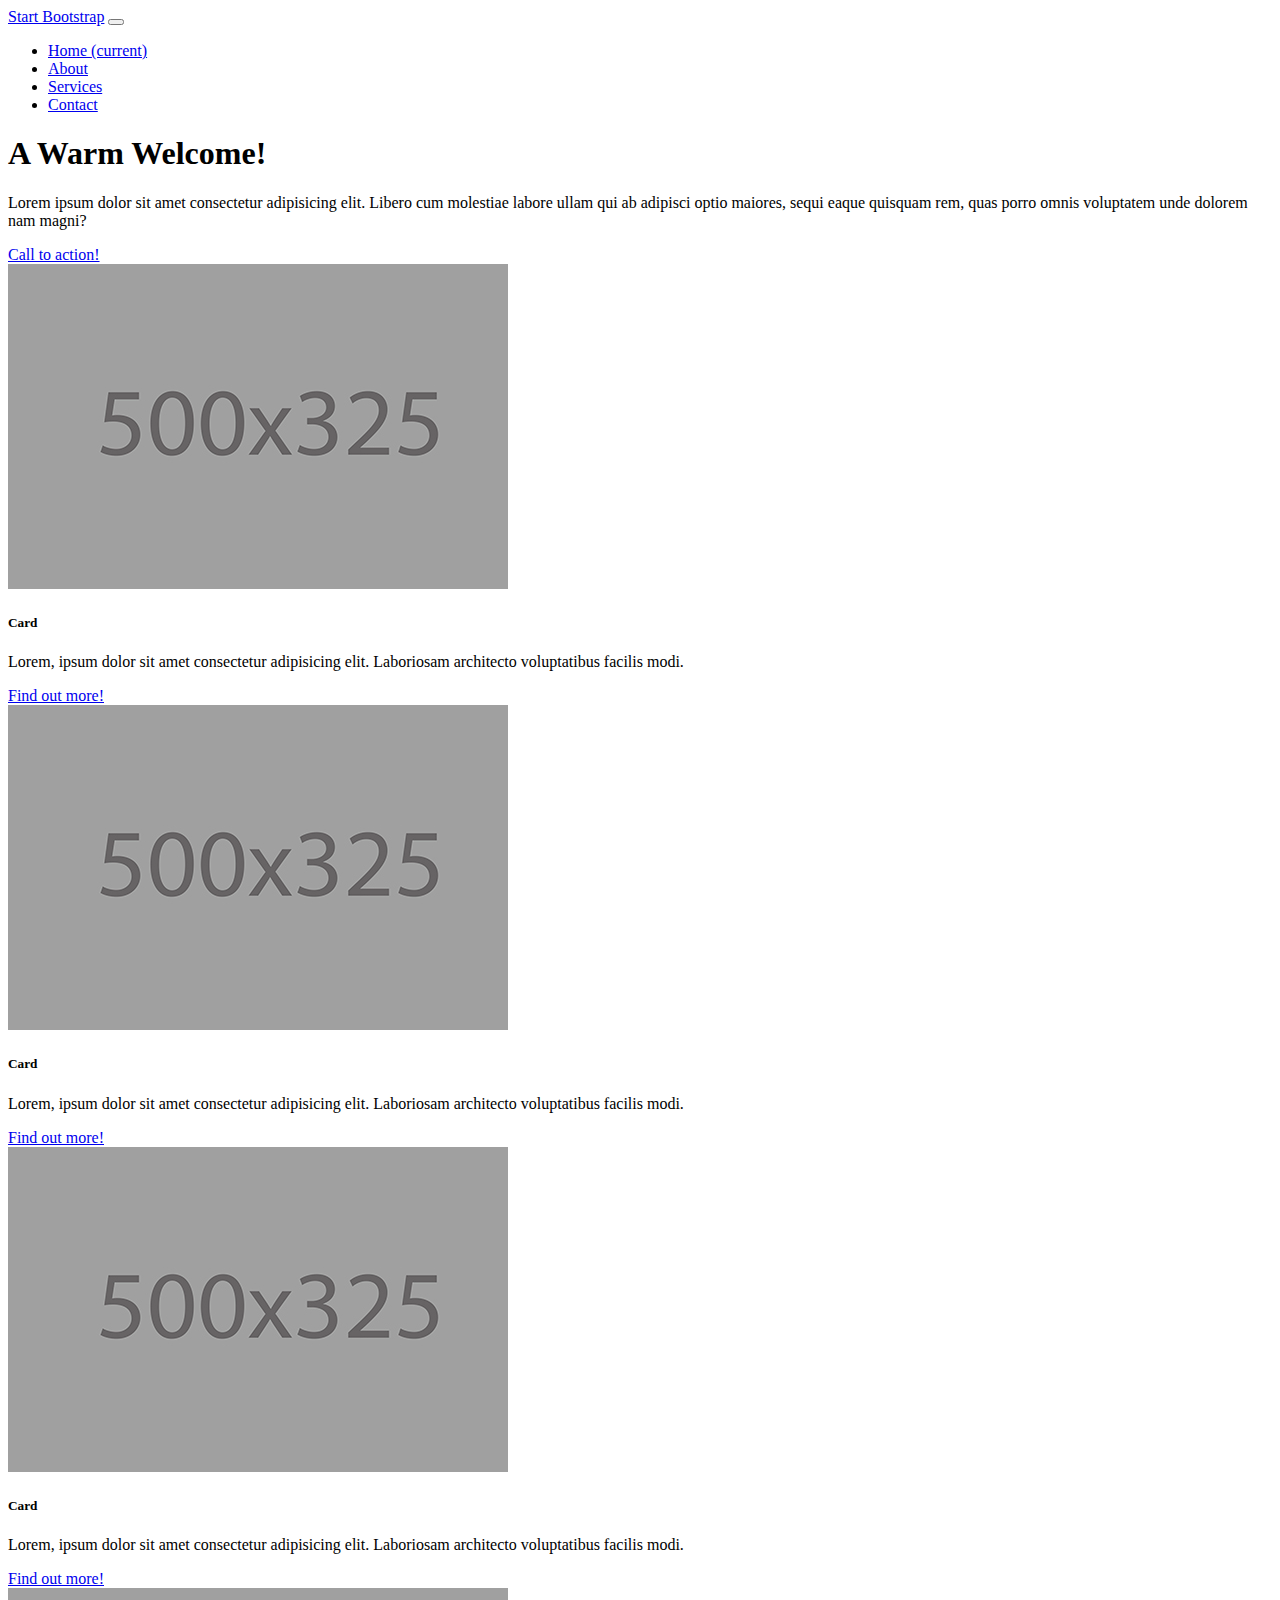
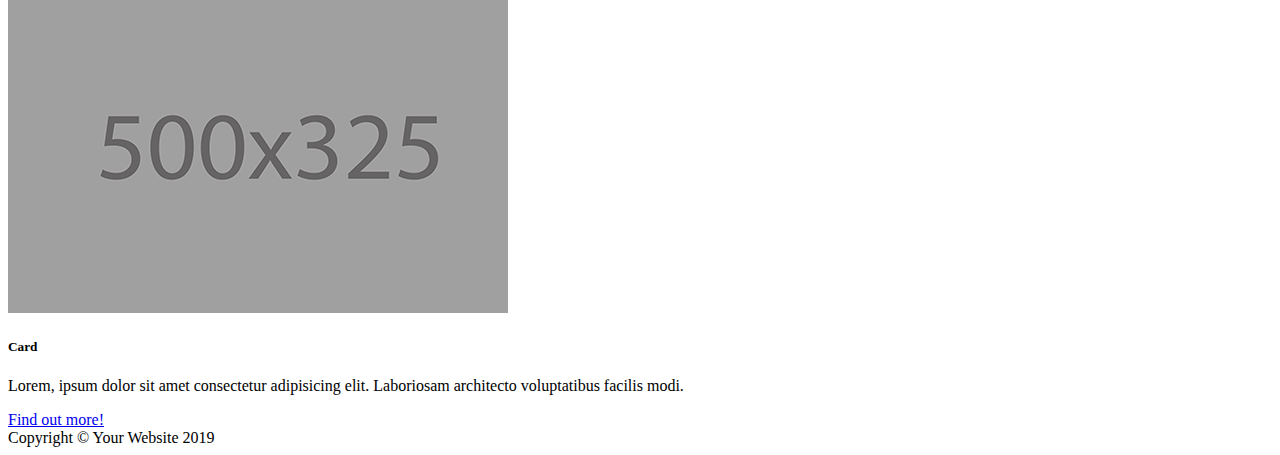
<file: bootstrap/index.html>
<!DOCTYPE html>
<html lang="en">

<head>
    <meta charset="UTF-8">
    <meta http-equiv="X-UA-Compatible" content="IE=edge">
    <meta name="viewport" content="width=device-width, initial-scale=1.0, shrink-to-fit=no">
    <link rel="stylesheet" href="https://cdn.jsdelivr.net/npm/bootstrap@4.5.3/dist/css/bootstrap.min.css"
        integrity="sha384-TX8t27EcRE3e/ihU7zmQxVncDAy5uIKz4rEkgIXeMed4M0jlfIDPvg6uqKI2xXr2" crossorigin="anonymous">
    <title>Bootstrap</title>

</head>

<body>
    <div class="container-fluid bg-dark text-white">
        <div class="container">
            <nav class="navbar navbar-expand-lg navbar-dark bg-dark">
                <a class="navbar-brand" href="#">Start Bootstrap</a>
                <button class="navbar-toggler" type="button" data-toggle="collapse" data-target="#navbarNav"
                    aria-controls="navbarNav" aria-expanded="false" aria-label="Toggle navigation">
                    <span class="navbar-toggler-icon"></span>
                </button>
                <div class="collapse navbar-collapse justify-content-end" id="navbarNav">
                    <ul class="navbar-nav ">
                        <li class="nav-item active ">
                            <a class="nav-link" href="#">Home <span class="sr-only">(current)</span></a>
                        </li>
                        <li class="nav-item">
                            <a class="nav-link" href="#">About</a>
                        </li>
                        <li class="nav-item">
                            <a class="nav-link" href="#">Services</a>
                        </li>
                        <li class="nav-item">
                            <a class="nav-link" href="#">Contact</a>
                        </li>
                    </ul>
                </div>
            </nav>
        </div>
    </div>
    <div class="container">
        <div class="card w-100 bg-light mt-4 mb-4">
            <div class="card-body">
                <h1 class="card-title display-3 pt-4">A Warm Welcome!</h1>
                <p class="card-text">Lorem ipsum dolor sit amet consectetur adipisicing elit. Libero cum molestiae
                    labore ullam qui ab adipisci optio maiores, sequi eaque quisquam rem, quas porro omnis voluptatem
                    unde dolorem nam magni?</p>
                <a href="#" class="card-link btn btn-primary mb-4">Call to action!</a>
            </div>
        </div>
        <div class="row">
            <div class="col">
                <div class="card">
                    <img src="./assets/images/card-img.jpg" class="card-img-top" alt="...">
                    <div class="card-body text-center">
                        <h5 class="card-title">Card
                        </h5>
                        <p class="card-text">Lorem, ipsum dolor sit amet consectetur adipisicing elit. Laboriosam
                            architecto voluptatibus facilis modi. </p>
                    </div>
                    <div class="card-footer text-center">
                        <a href="#" class="btn btn-primary">Find out more!</a>
                    </div>
                </div>
            </div>
            <div class="col">
                <div class="card">
                    <img src="./assets/images/card-img.jpg" class="card-img-top" alt="...">
                    <div class="card-body text-center">
                        <h5 class="card-title">Card
                        </h5>
                        <p class="card-text">Lorem, ipsum dolor sit amet consectetur adipisicing elit. Laboriosam
                            architecto voluptatibus facilis modi. </p>
                    </div>
                    <div class="card-footer text-center">
                        <a href="#" class="btn btn-primary">Find out more!</a>
                    </div>
                </div>
            </div>
            <div class="col">
                <div class="card">
                    <img src="./assets/images/card-img.jpg" class="card-img-top" alt="...">
                    <div class="card-body text-center">
                        <h5 class="card-title">Card
                        </h5>
                        <p class="card-text">Lorem, ipsum dolor sit amet consectetur adipisicing elit. Laboriosam
                            architecto voluptatibus facilis modi. </p>
                    </div>
                    <div class="card-footer text-center">
                        <a href="#" class="btn btn-primary">Find out more!</a>
                    </div>
                </div>
            </div>
            <div class="col">
                <div class="card">
                    <img src="./assets/images/card-img.jpg" class="card-img-top" alt="...">
                    <div class="card-body text-center">
                        <h5 class="card-title">Card
                        </h5>
                        <p class="card-text">Lorem, ipsum dolor sit amet consectetur adipisicing elit. Laboriosam
                            architecto voluptatibus facilis modi. </p>
                    </div>
                    <div class="card-footer text-center">
                        <a href="#" class="btn btn-primary">Find out more!</a>
                    </div>
                </div>
            </div>
        </div>
    </div>
    <div class="card-footer bg-dark text-muted text-center mt-4 p-lg-3">Copyright &copy; Your Website 2019</div>

    <script src="https://code.jquery.com/jquery-3.5.1.slim.min.js"
        integrity="sha384-DfXdz2htPH0lsSSs5nCTpuj/zy4C+OGpamoFVy38MVBnE+IbbVYUew+OrCXaRkfj" crossorigin="anonymous">
    </script>
    <script src="https://cdn.jsdelivr.net/npm/bootstrap@4.5.3/dist/js/bootstrap.bundle.min.js"
        integrity="sha384-ho+j7jyWK8fNQe+A12Hb8AhRq26LrZ/JpcUGGOn+Y7RsweNrtN/tE3MoK7ZeZDyx" crossorigin="anonymous">
    </script>
</body>

</html>
</file>
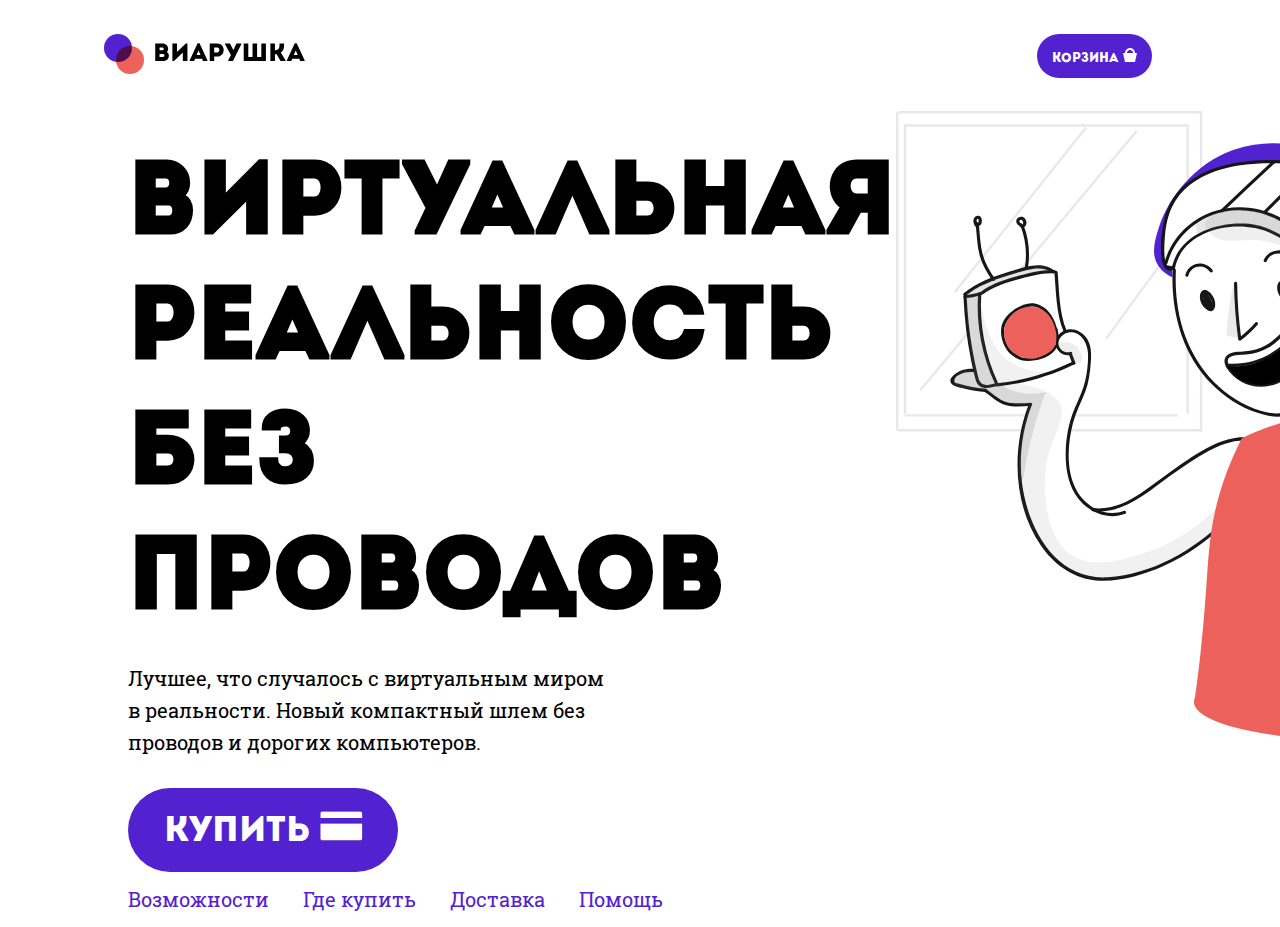
<file: figma_bem/index.html>
<!DOCTYPE html>
<html lang="en">

<head>
    <meta charset="UTF-8">
    <meta http-equiv="X-UA-Compatible" content="IE=edge">
    <meta name="viewport" content="width=device-width, initial-scale=1.0">
    <link rel="shortcut icon" href="./assets/images/sign.png" type="image/png">
    <link rel="stylesheet" href="./assets/styles/normalize.css">
    <link rel="stylesheet" href="./assets/styles/style.css">
    <title>VR</title>
</head>

<body>
    <div class="container">
        <header class="header">
            <div class="logo"><img src="./assets/images/logo.svg" alt="logo"></div>
            <div class="cart"><a class="cart__link" href="cart.html">Корзина<img class="cart__img"
                        src="./assets/images/cart.png" alt="cart"></a> </div>
        </header>
        <main class="main">
            <div class="left">
                <div class="left__title">
                    <h1>Виртуальная реальность без проводов</h1>
                </div>
                <div class="left__text">Лучшее, что случалось с виртуальным миром в реальности. Новый компактный шлем
                    без проводов и дорогих компьютеров.</div>
                <div class="left__button"><a class="left__button__link" href="main.html">КУПИТЬ <img
                            class="left__button__img" src="./assets/images/card.png" alt=".."> </a>
                </div>
            </div>
            <div class="right">
                <div class="right__img"><img src="./assets/images/pic.svg" alt="pic"> </div>
            </div>
        </main>
        <nav>
            <ul class="nav">
                <li class="nav__item">Возможности</li>
                <li class="nav__item">Где купить</li>
                <li class="nav__item">Доставка</li>
                <li class="nav__item">Помощь</li>
            </ul>
        </nav>

    </div>

</body>

</html>
</file>
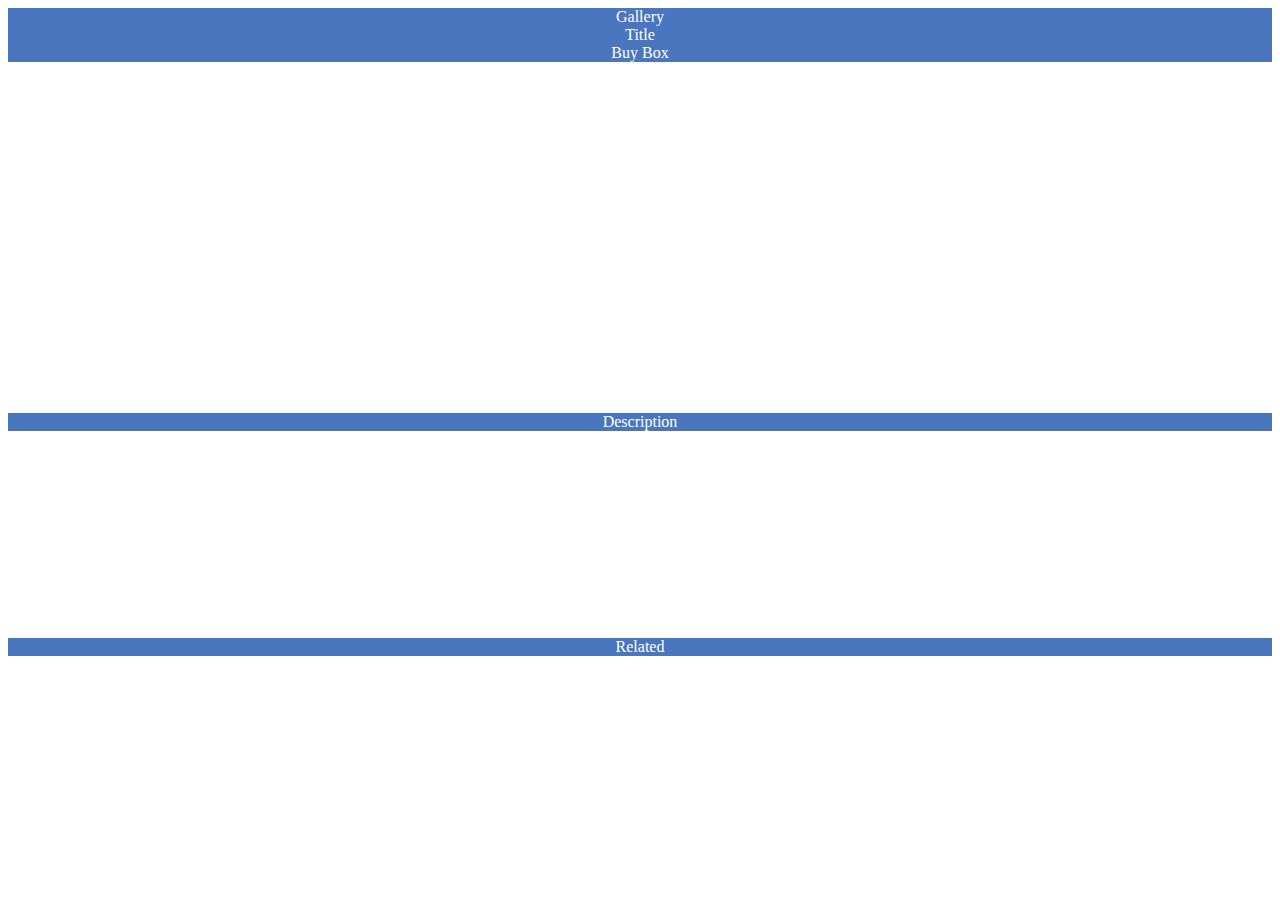
<file: question-3/index.html>
<!DOCTYPE html>
<html lang="en">

<head>
    <meta charset="UTF-8">
    <meta http-equiv="X-UA-Compatible" content="IE=edge">
    <meta name="viewport" content="width=device-width, initial-scale=1.0, shrink-to-fit=no">
    <link rel="stylesheet" href="https://cdn.jsdelivr.net/npm/bootstrap@4.5.3/dist/css/bootstrap.min.css"
        integrity="sha384-TX8t27EcRE3e/ihU7zmQxVncDAy5uIKz4rEkgIXeMed4M0jlfIDPvg6uqKI2xXr2" crossorigin="anonymous">
    <title>Document</title>
    <style>
        * {
            text-align: center;
            color: white;
        }

        .bc {
            background-color: #4976bf;
        }

        .row-1 {
            height: 45vh;
        }

        .row-2,
        .row-3 {
            height: 25vh;
        }

        .col-7,
        .title,
        .col,
        .buy-box {
            display: flex;
            justify-content: center;
            align-items: center;
        }

        .buy-box {
            height: 72.9%;
        }
    </style>

</head>

<body>
    <div class="container ">
        <div class="row row-1 mb-2">
            <div class="col-7 h-100 bc align-text-middle">Gallery</div>
            <div class="col-5 pl-2 h-100 pr-0">
                <div class="title w-100 h-25 mb-2 bc">Title</div>
                <div class="buy-box w-100 bc">Buy Box</div>
            </div>
        </div>
        <div class="row row-2">
            <div class="col h-100 bc">Description</div>
        </div>
        <div class="row row-3 mt-2">
            <div class="col h-100 bc">Related</div>
        </div>
    </div>

    <script src="https://code.jquery.com/jquery-3.5.1.slim.min.js"
        integrity="sha384-DfXdz2htPH0lsSSs5nCTpuj/zy4C+OGpamoFVy38MVBnE+IbbVYUew+OrCXaRkfj" crossorigin="anonymous">
    </script>
    <script src="https://cdn.jsdelivr.net/npm/bootstrap@4.5.3/dist/js/bootstrap.bundle.min.js"
        integrity="sha384-ho+j7jyWK8fNQe+A12Hb8AhRq26LrZ/JpcUGGOn+Y7RsweNrtN/tE3MoK7ZeZDyx" crossorigin="anonymous">
    </script>
</body>

</html>
</file>
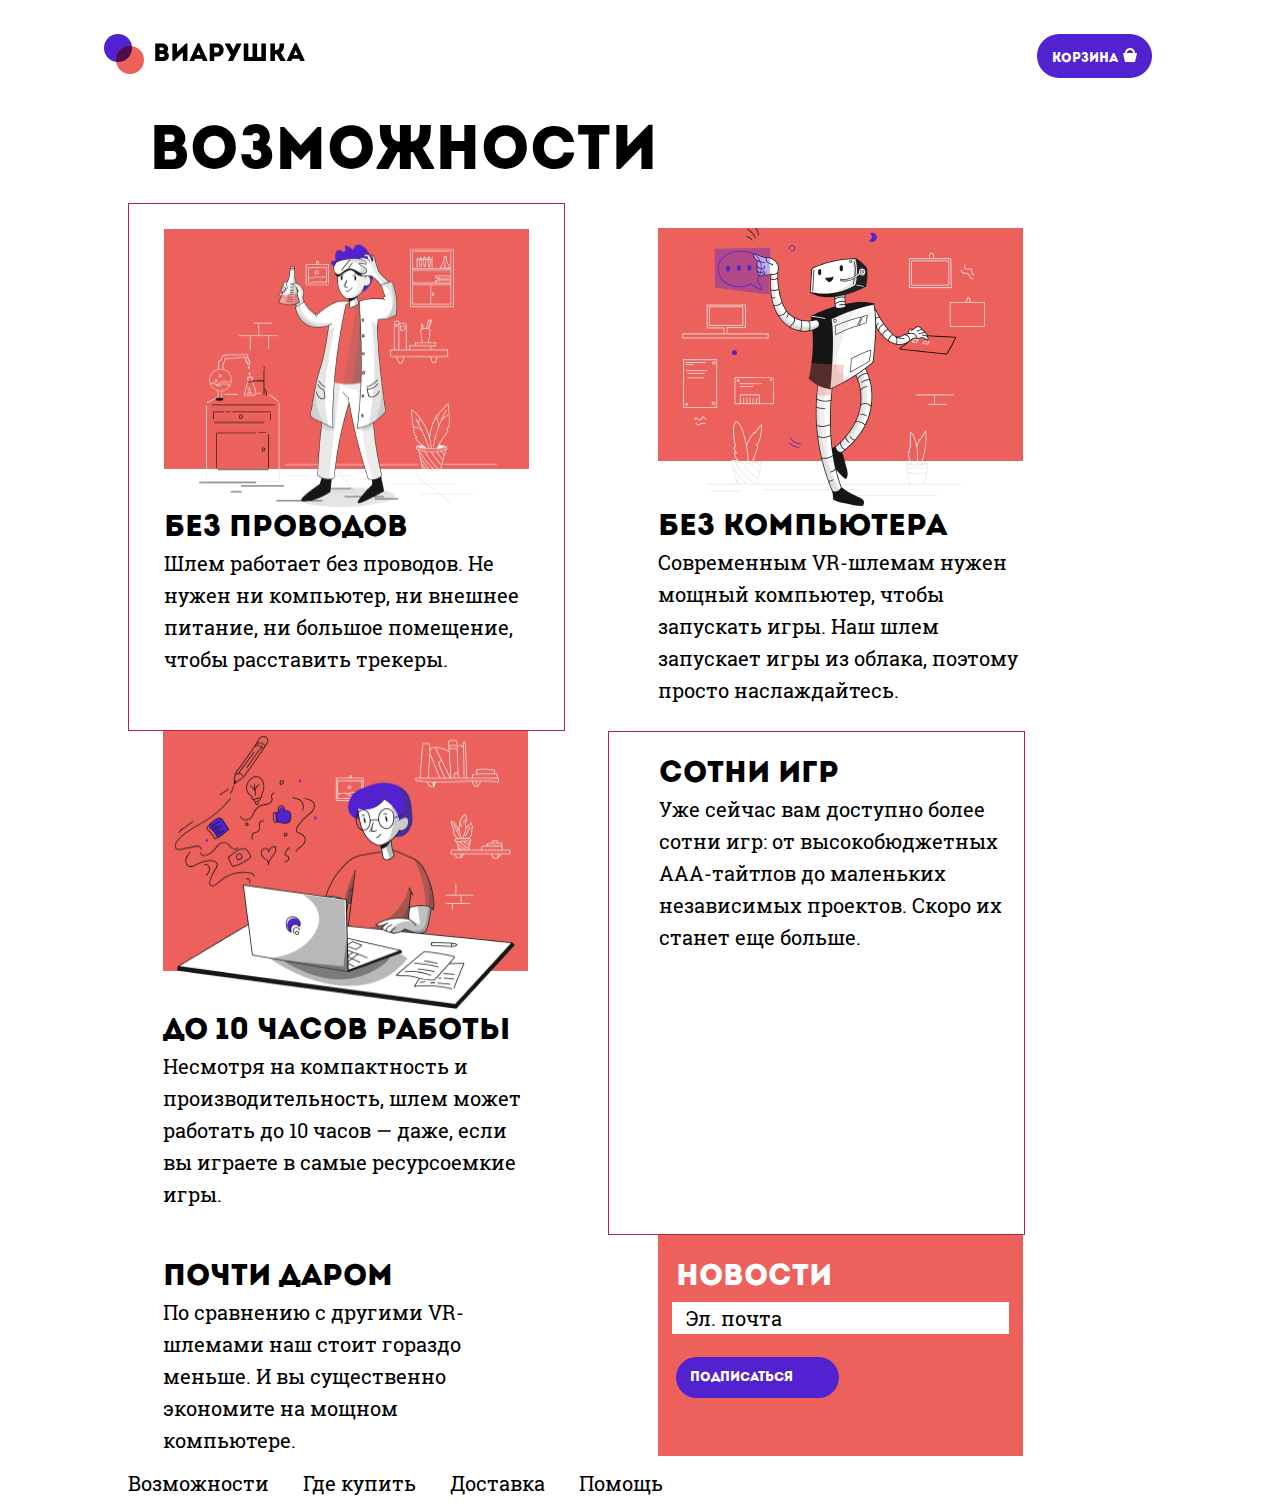
<file: figma_bem/main.html>
<!DOCTYPE html>
<html lang="en">

<head>
    <meta charset="UTF-8">
    <meta http-equiv="X-UA-Compatible" content="IE=edge">
    <meta name="viewport" content="width=device-width, initial-scale=1.0">
    <link rel="shortcut icon" href="./assets/images/sign.png" type="image/png">
    <link rel="stylesheet" href="./assets/styles/normalize.css">
    <link rel="stylesheet" href="./assets/styles/style.css">
    <title>VR</title>

</head>

<body>
    <div class="container">
        <header class="header">
            <div class="logo"><img src="./assets/images/logo.svg" alt="logo"></div>
            <div class="cart"><a class="cart__link" href="cart.html">Корзина<img class="cart__img"
                        src="./assets/images/cart.png" alt="cart"></a> </div>
        </header>
        <main>
            <h1 class="main-title">Возможности</h1>
            <div class="info-cards">
                <div class="info-cards__item__border"><img class="info-cards__item__img"
                        src="./assets/images/Illustration_4.png" alt="..">
                    <div class="info-cards__item__title">Без проводов</div>
                    <div class="info-cards__item__text">Шлем работает без проводов. Не нужен ни компьютер, ни
                        внешнее
                        питание, ни большое помещение, чтобы расставить трекеры.</div>
                </div>
                <div class="info-cards__item"><img class="info-cards__item__img"
                        src="./assets/images/Illustration_2.png" alt="..">
                    <div class="info-cards__item__title">Без компьютера</div>
                    <div class="info-cards__item__text">Современным VR-шлемам нужен мощный компьютер, чтобы
                        запускать
                        игры. Наш шлем запускает игры из облака, поэтому просто наслаждайтесь.</div>
                </div>
                <div class="info-cards__item"><img class="info-cards__item__img"
                        src="./assets/images/Illustration_9.png" alt="..">
                    <div class="info-cards__item__title">До 10 часов работы</div>
                    <div class="info-cards__item__text">Несмотря на компактность и производительность, шлем может
                        работать до 10 часов — даже, если вы играете в самые ресурсоемкие игры.
                    </div>
                </div>
                <div class="info-cards__item__border2">
                    <div class="info-cards__item__title">Сотни игр</div>
                    <div class="info-cards__item__text">Уже сейчас вам доступно более сотни игр: от высокобюджетных
                        ААА-тайтлов до маленьких независимых проектов. Скоро их станет еще больше.</div>
                </div>
                <div class="info-cards__item__woborder2">
                    <div class="info-cards__item__title">Почти даром</div>
                    <div class="info-cards__item__text">По сравнению с другими VR-шлемами наш стоит гораздо меньше.
                        И вы
                        существенно экономите на мощном компьютере.</div>
                </div>
                <div class="info-cards__item__form">
                    <div class="info-cards__item__title-white">Новости</div>
                    <div class="info-cards__item__mail">Эл. почта</div>
                    <div class="info-cards__item__submit">Подписаться</div>
                </div>
            </div>
        </main>
        <nav>
            <ul class="nav">
                <li class="nav__item__black">Возможности</li>
                <li class="nav__item__black">Где купить</li>
                <li class="nav__item__black">Доставка</li>
                <li class="nav__item__black">Помощь</li>
            </ul>
        </nav>
    </div>

</body>

</html>
</file>
<file: figma_bem/assets/styles/style.css>
@font-face {
    font-family: "Intro";
    src: url("../fonts/IntroRegular/IntroRegular.eot");
    src: url("../fonts/IntroRegular/IntroRegular.eot?#iefix")format("embedded-opentype"),
        url("../fonts/IntroRegular/IntroRegular.woff") format("woff"),
        url("../fonts/IntroRegular/IntroRegular.ttf") format("truetype");
    font-style: normal;
    font-weight: normal;
}

@font-face {
    font-family: "Roboto Slab";
    src: url("../fonts/RobotoSlabRegular/RobotoSlabRegular.eot");
    src: url("../fonts/RobotoSlabRegular/RobotoSlabRegular.eot?#iefix")format("embedded-opentype"),
        url("../fonts/RobotoSlabRegular/RobotoSlabRegular.woff") format("woff"),
        url("../fonts/RobotoSlabRegular/RobotoSlabRegular.ttf") format("truetype");
    font-style: normal;
    font-weight: normal;
}

.container {
    width: 80%;
    margin: auto;
}

.header {
    margin-top: 2.125rem;
    display: flex;
}

.logo {
    margin-left: -1.5rem;
}

.cart {
    display: flex;
    margin-left: auto;
    width: 7.1875rem;
    background: #5222D0;
    border-radius: 100px;
    justify-content: center;
}

.cart__link {
    text-decoration: none;
    color: white;
    font-family: 'Intro', Arial, Helvetica, sans-serif;
    font-style: normal;
    font-weight: 400;
    font-size: 0.8125rem;
    line-height: 0.8125rem;
    align-self: center;
}

.cart__img {
    margin-left: 5px;
}

.main {
    display: flex;
    align-items: center;
    justify-content: space-between;
}

.left__title {
    font-family: 'Intro', Arial, Helvetica, sans-serif;
    font-style: normal;
    font-weight: 400;
    font-size: 50px;
    line-height: 250%;
}

.left__text {
    width: 30.4375rem;
    font-family: 'Roboto Slab', 'Times New Roman', Times, serif;
    font-style: normal;
    font-weight: 300;
    font-size: 1.25rem;
    line-height: 160%;
    margin-top: -50px;
}

.left__button {
    margin-top: 30px;
    height: 84px;
    display: flex;
    width: 16.875rem;
    background: #5222D0;
    border-radius: 100px;
    justify-content: center;
    align-items: center;
}

.left__button__link {
    text-decoration: none;
    font-family: 'Intro', Arial, Helvetica, sans-serif;
    font-style: normal;
    font-weight: 400;
    font-size: 2.1875rem;
    line-height: 2.1875rem;
    color: #FFFFFF;
}

.right {
    margin-right: -10%;
}

.nav {
    display: flex;
    list-style: none;
    padding-left: 0;
}

.nav__item {
    margin-right: 2.125rem;
    font-family: 'Roboto Slab';
    font-style: normal;
    font-weight: 300;
    font-size: 1.25rem;
    color: #5222D0;
}

.nav__item__black {
    margin-right: 2.125rem;
    font-family: 'Roboto Slab';
    font-style: normal;
    font-weight: 300;
    font-size: 1.25rem;
    color: black;
}

.main-title {
    font-family: 'Intro';
    font-style: normal;
    font-weight: 400;
    font-size: 60px;
    color: #000000;
    padding-left: 21px;
}

.info-cards {
    display: grid;
    grid-template-columns: repeat(auto-fit, minmax(440px, 1fr));
    grid-template-rows: 1fr 0.7fr;
    padding-left: 35px;
}

.info-cards__item__border {
    border: 1px solid #BB2247;
    width: 365px;
    padding-top: 25px;
    margin-top: -25px;
    padding-left: 35px;
    margin-left: -35px;
    padding-right: 35px;
}

.info-cards__item__border2 {
    border: 1px solid #BB2247;
    width: 365px;
    padding-top: 25px;
    padding-left: 50px;
    margin-left: -50px;
}

.info-cards__item {
    padding-bottom: 25px;
}

.info-cards__item__woborder2 {
    padding-top: 25px;
}

.info-cards__item__img {
    width: 22.8125rem;
    height: 17.375rem;
    justify-content: center;
}

.info-cards__item__title {
    font-family: 'Intro';
    font-style: normal;
    font-weight: 400;
    font-size: 30px;
    line-height: 120%;
    color: #000000;
}

.info-cards__item__text {
    width: 22.8125rem;
    font-family: 'Roboto Slab';
    font-style: normal;
    font-weight: 300;
    font-size: 20px;
    line-height: 160%;
    color: #000000;
}

.info-cards2__item__title {
    font-family: 'Intro';
    font-style: normal;
    font-weight: 400;
    font-size: 30px;
    line-height: 120%;
    color: #000000;
}

.info-cards2__item__text {
    width: 22.8125rem;
    font-family: 'Roboto Slab';
    font-style: normal;
    font-weight: 300;
    font-size: 20px;
    line-height: 160%;
    color: #000000;
}

.info-cards__item__form {
    padding-top: 25px;
    width: 365px;
    background: #EC615B;
}

.info-cards__item__title-white {
    font-family: 'Intro';
    font-style: normal;
    font-weight: 400;
    font-size: 30px;
    line-height: 120%;
    color: #FFFFFF;
    padding-left: 18px;
}

.info-cards__item__mail {
    background-color: #FFFFFF;
    width: 323px;
    margin: auto;
    margin-top: 6px;
    padding-left: 14px;
    font-family: 'Roboto Slab';
    font-style: normal;
    font-weight: 300;
    font-size: 20px;
    line-height: 160%;
    color: #000000;
}

.info-cards__item__submit {
    width: 135px;
    padding: 14px;
    margin-top: 23px;
    margin-left: 18px;
    margin-bottom: 55px;
    background: #5222D0;
    border-radius: 100px;
    font-family: 'Intro';
    font-style: normal;
    font-weight: 400;
    font-size: 13px;
    line-height: 13px;
    color: #FFFFFF;
}
</file>
